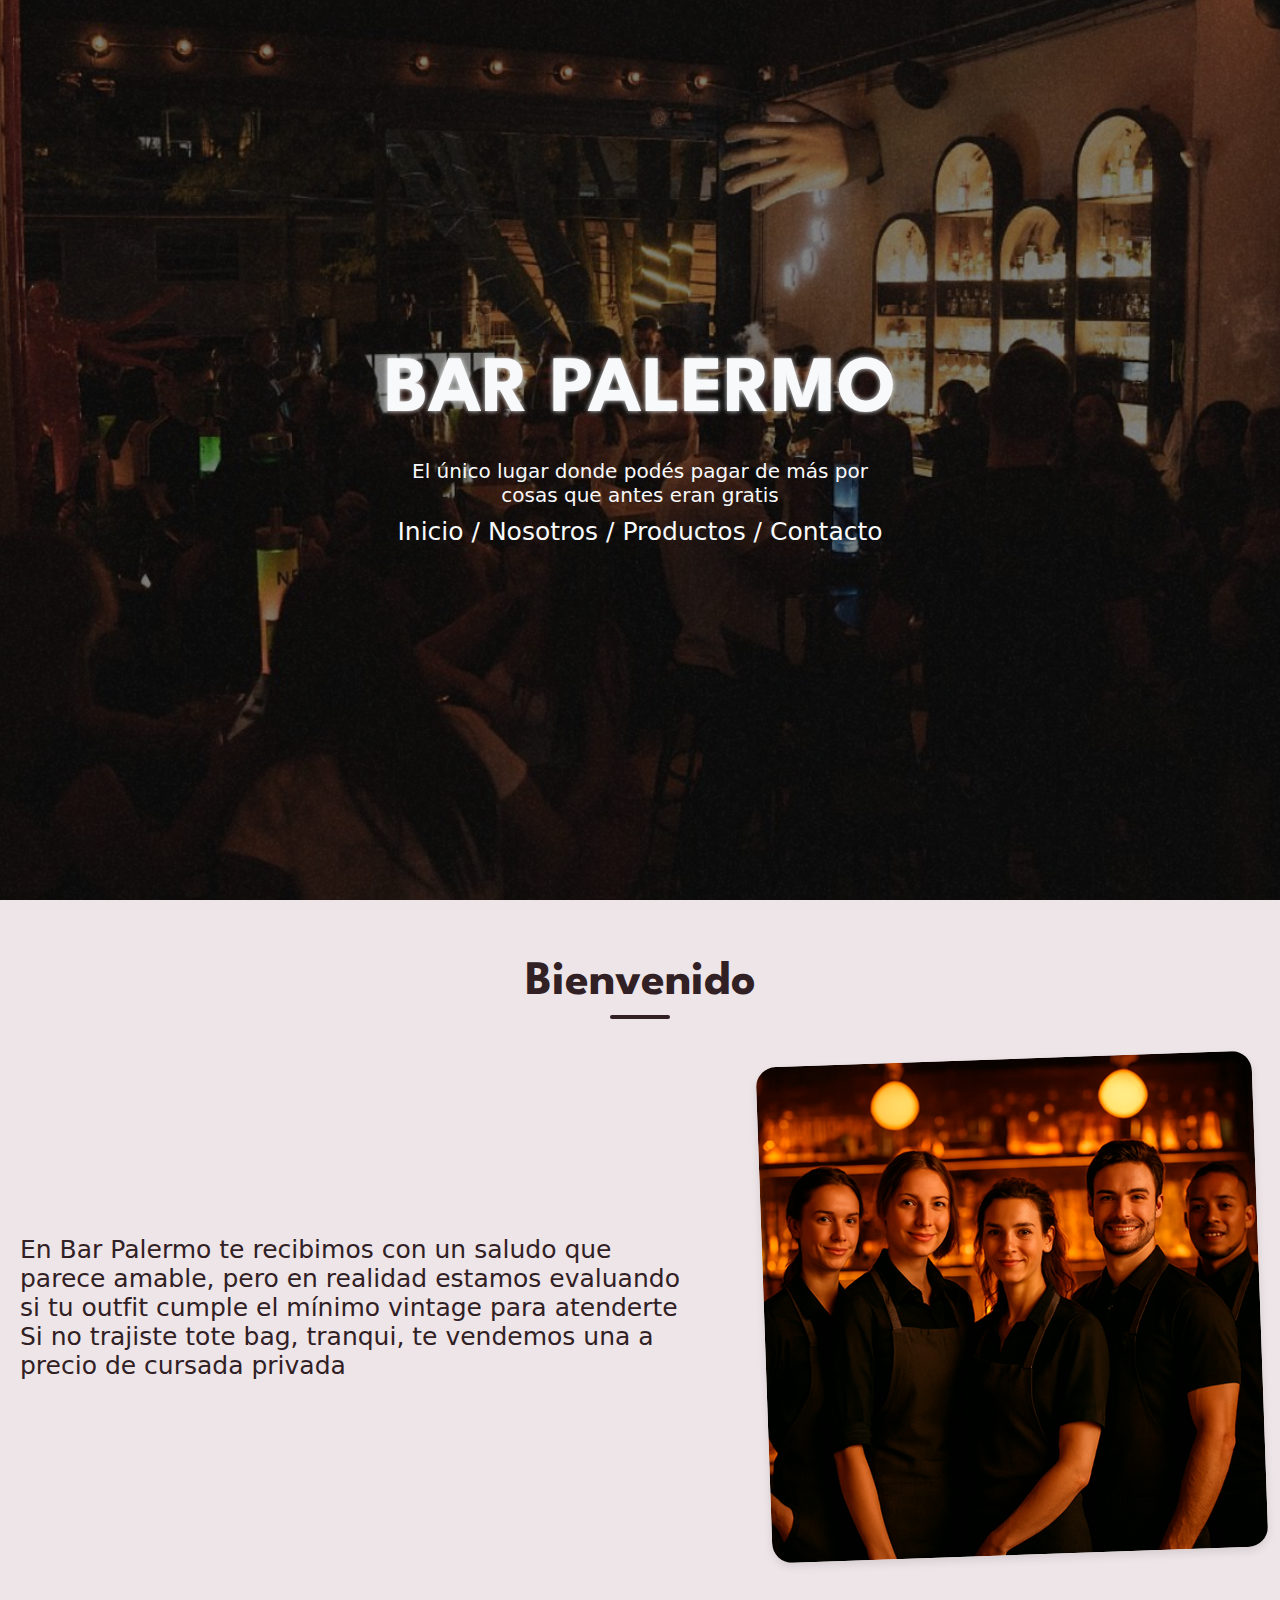
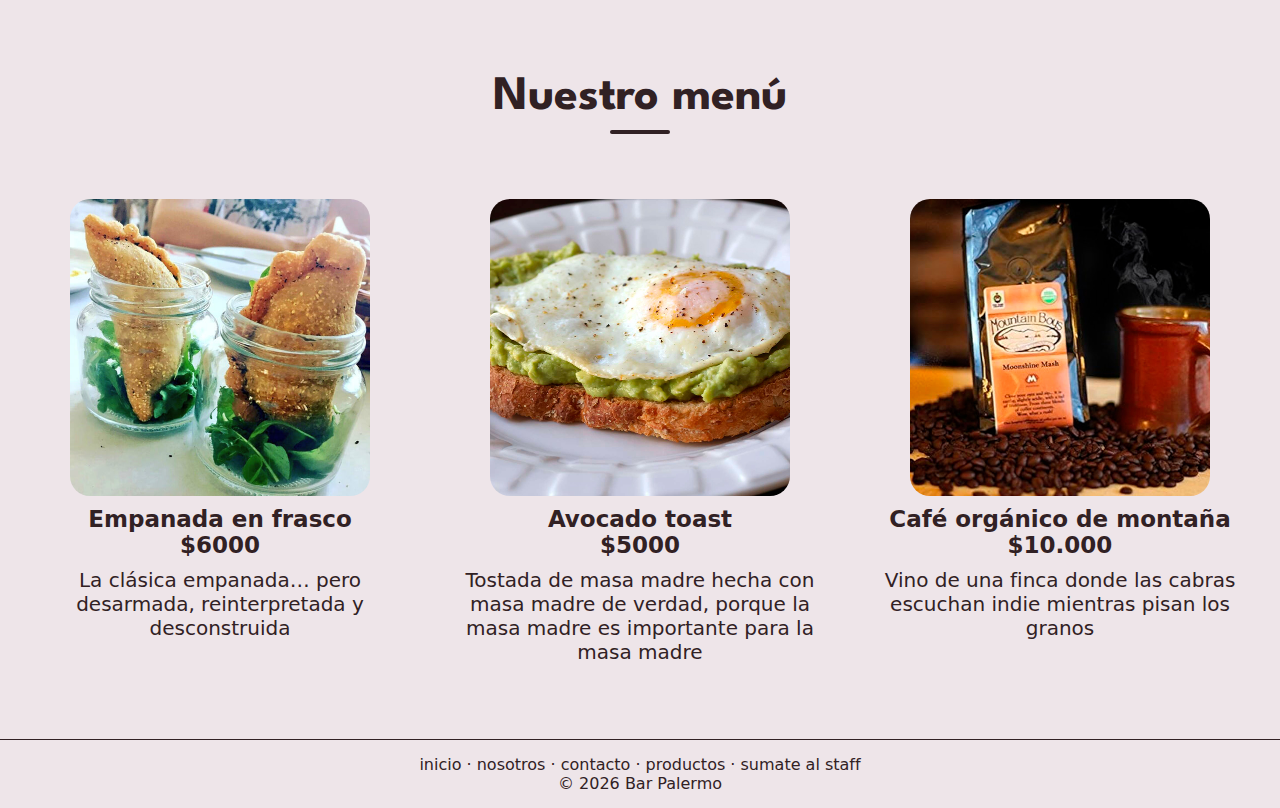
<file: index.html>
<!DOCTYPE html>
<html lang="es">

<head>
    <meta charset="UTF-8">
    <meta name="viewport" content="width=device-width, initial-scale=1.0">
    <meta name="robots" content="index, follow">

    <!-- SEO -->
    <title>Bar Palermo | Comida Desconstruida y Café de Especialidad</title>
    <meta name="description"
        content="Vení a Bar Palermo: el único lugar donde la empanada viene en frasco y el café lo pisan cabras indie. La experiencia más vintage y pretenciosa de Buenos Aires.">
    <meta name="keywords"
        content="Bar Palermo, café de especialidad, empanada en frasco, masa madre, Palermo Soho, bar vintage Buenos Aires">

    <!-- Open Graph -->
    <meta property="og:title" content="Bar Palermo | El lugar más pretencioso de Palermo">
    <meta property="og:description"
        content="Pagá de más por cosas que antes eran gratis. Empanadas en frasco y café orgánico.">
    <meta property="og:image" content="https://bar-palermo.com/img/portada_inicio.jpg">
    <meta property="og:url" content="https://bar-palermo.com">
    <meta property="og:type" content="website">

    <!-- Favicon -->
    <link rel="icon" href="favicon.ico">

    <!-- CSS -->
    <link rel="stylesheet" href="./css/styles.css">

    <!-- Fuentes -->
    <link rel="preconnect" href="https://fonts.googleapis.com">
    <link rel="preconnect" href="https://fonts.gstatic.com" crossorigin>
    <link href="https://fonts.googleapis.com/css2?family=League+Spartan:wght@300;400;700&display=swap" rel="stylesheet">
</head>

<body>

    <!-- Portada -->
    <header class="portada_inicio">
        <h1>BAR PALERMO</h1>
        <p class="subtitulo_portada">El único lugar donde podés pagar de más por cosas que antes eran gratis</p>
        <!-- Menú -->
        <nav id="menu">
            <a href="#">Inicio</a> /
            <a href="./pages/about_us.html">Nosotros</a> /
            <a href="./pages/products.html">Productos</a> /
            <a href="./pages/contact.html">Contacto</a>
        </nav>
    </header>



    <!-- Sección Bienvenido -->
    <section class="seccion_titulos">
        <h2>Bienvenido</h2>
    </section>

    <section class="seccion_bienvenido">
        <div class="div_bienvenido_texto">
            <p>
                En Bar Palermo te recibimos con un saludo que parece amable, pero en realidad
                estamos evaluando si tu outfit cumple el mínimo vintage para atenderte
            </p>
            <p>
                Si no trajiste tote bag, tranqui, te vendemos una a precio de cursada privada
            </p>
        </div>

        <div class="div_bienvenido_img">
            <img src="./img/personas_sonriendo.png" alt="" class="img_bienvenido">
        </div>
    </section>



    <!-- Sección Nuestro Menú -->
    <section class="seccion_titulos">
        <h2>Nuestro menú</h2>
    </section>

    <!-- Menú Comidas -->
    <section class="cards_seccion">
        <div class="cards_div">
            <img src="./img/empanada_menu.jpg" alt="Empanada en frasco" class="cards_img">
            <h3>Empanada en frasco <br> $6000</h3>
            <p class="texto-cards">
                La clásica empanada… pero desarmada, reinterpretada y desconstruida
            </p>
        </div>

        <div class="cards_div">
            <img src="./img/tostado_menu.jpg" alt="Avocado toast" class="cards_img">
            <h3>Avocado toast <br> $5000</h3>
            <p class="texto-cards">
                Tostada de masa madre hecha con masa madre de verdad, porque la masa madre es importante para la masa
                madre
            </p>
        </div>

        <div class="cards_div">
            <img src="./img/cafe_menu.jpg" alt="Café orgánico de montaña" class="cards_img">
            <h3>Café orgánico de montaña <br> $10.000</h3>
            <p class="texto-cards">
                Vino de una finca donde las cabras escuchan indie mientras pisan los granos
            </p>
        </div>
    </section>


    <!-- Footer -->
    <footer>
        <p>
            <a href="#">inicio</a> ·
            <a href="./pages/about_us.html">nosotros</a> ·
            <a href="./pages/contact.html">contacto</a> ·
            <a href="./pages/products.html">productos</a> ·
            <a href="./pages/work_with_us.html">sumate al staff</a>
        </p>
        <p>© 2026 Bar Palermo</p>
    </footer>

</body>

</html>
</file>
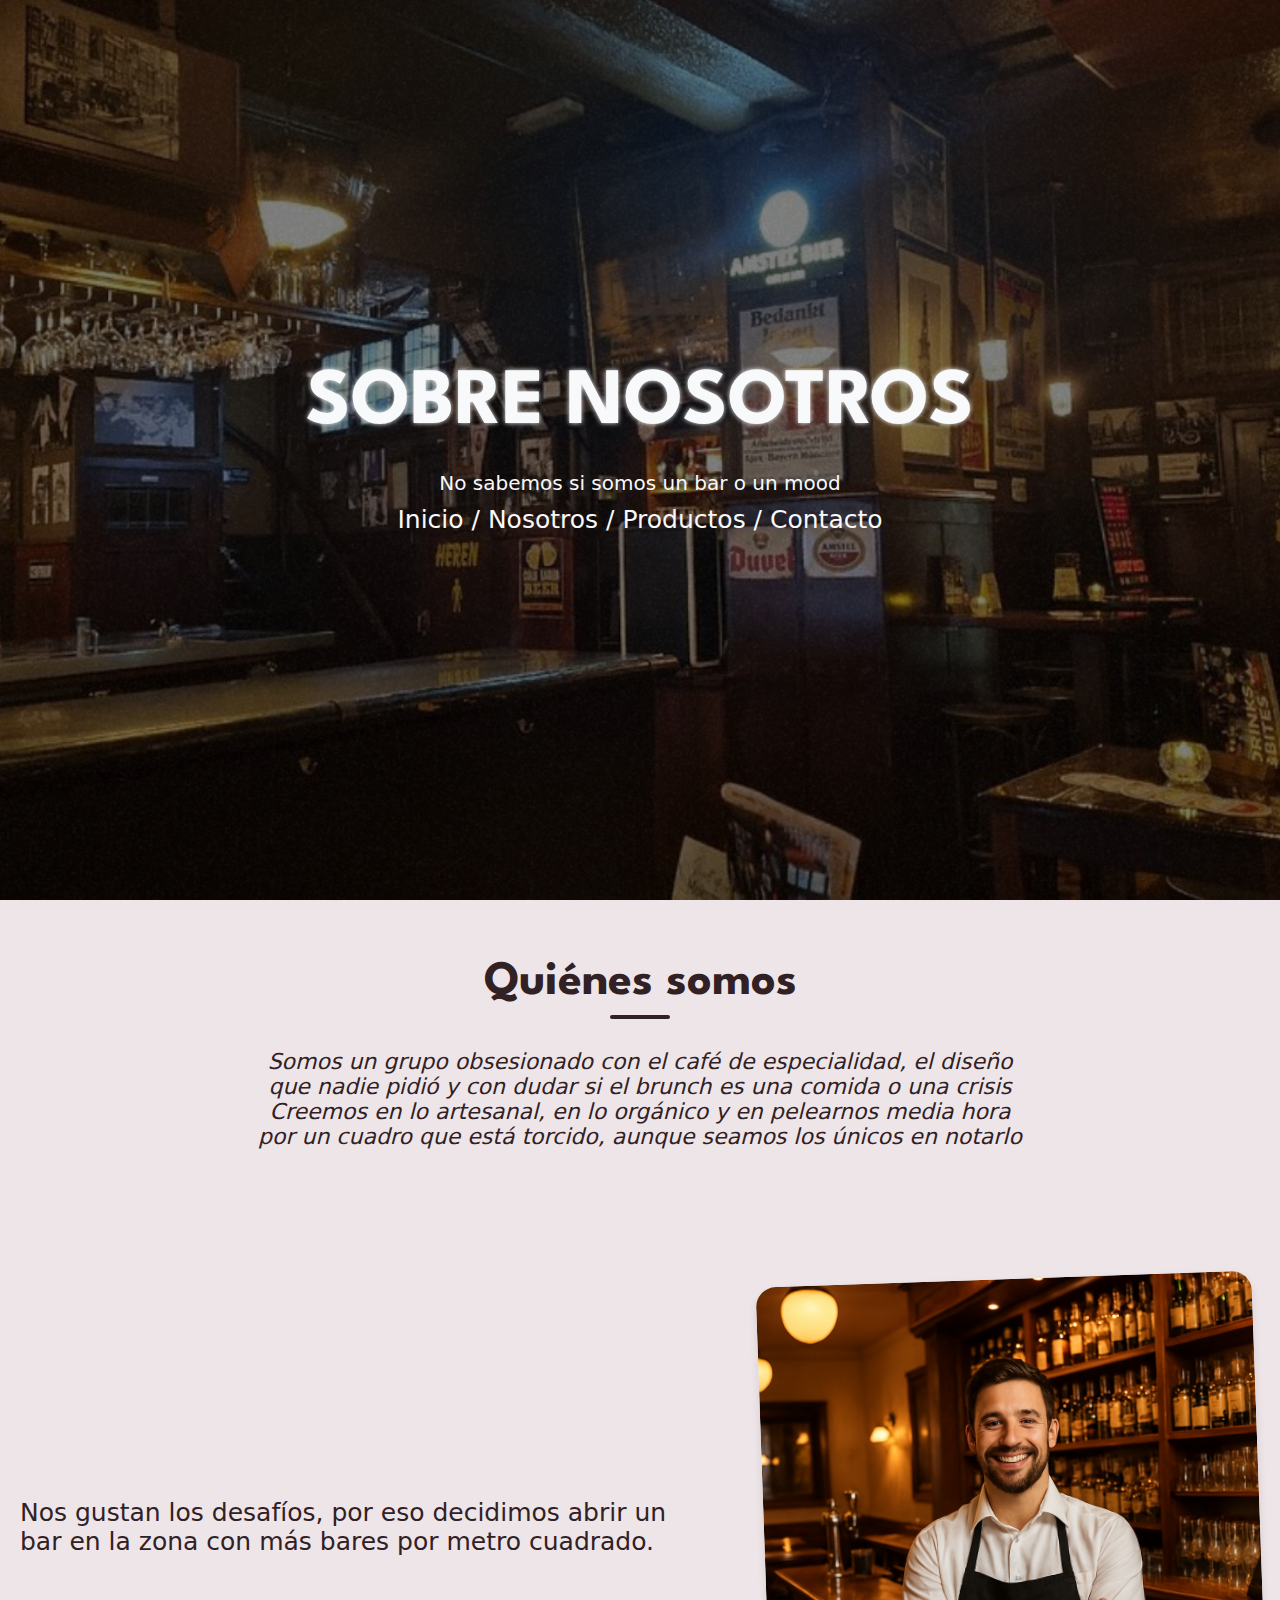
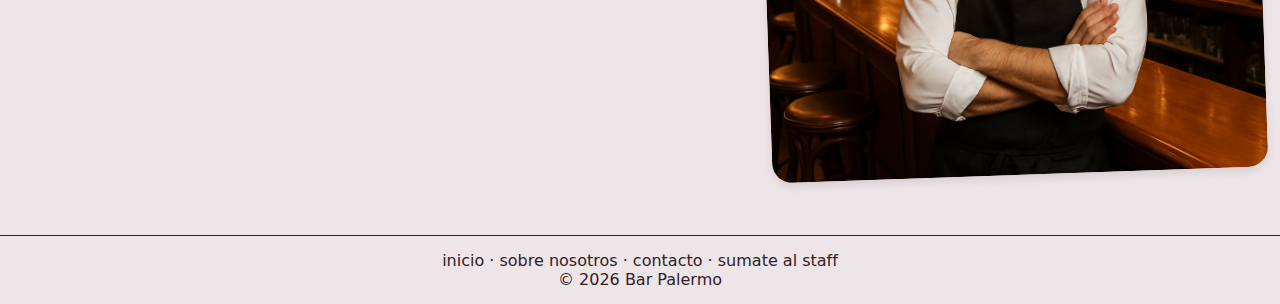
<file: pages/about_us.html>
<!DOCTYPE html>
<html lang="es">

<head>
    <meta charset="UTF-8">
    <meta name="viewport" content="width=device-width, initial-scale=1.0">
    <meta name="robots" content="index, follow">

    <!-- SEO -->
    <title>Sobre Nosotros | Bar Palermo</title>
    <meta name="description" content="Conocé al grupo obsesionado con el café de especialidad y el diseño que nadie pidió. No sabemos si somos un bar o un mood, pero el brunch es excelente.">
    <meta name="keywords" content="quiénes somos Bar Palermo, staff, café de especialidad, brunch Buenos Aires, bar indie">

    <!-- Open Graph -->
    <meta property="og:title" content="Sobre Nosotros | Bar Palermo">
    <meta property="og:description" content="No sabemos si somos un bar o un mood. Vení a conocer nuestra crisis existencial con café orgánico.">
    <meta property="og:image" content="https://bar-palermo.com/img/persona-bar.png">
    <meta property="og:url" content="https://bar-palermo.com/pages/about_us.html">
    <meta property="og:type" content="website">

    <!-- Favicon -->
    <link rel="icon" href="../favicon.ico">

    <!-- CSS -->
    <link rel="stylesheet" href="../css/styles.css">

    <!-- Fuentes -->
    <link rel="preconnect" href="https://fonts.googleapis.com">
    <link rel="preconnect" href="https://fonts.gstatic.com" crossorigin>
    <link href="https://fonts.googleapis.com/css2?family=League+Spartan:wght@300;400;700&display=swap" rel="stylesheet">
</head>

<body>

    <!-- Portada -->
    <header class="portada_nosotros">
        <h1>SOBRE NOSOTROS</h1>
        <p class="subtitulo_portada">No sabemos si somos un bar o un mood</p>
        <!-- Menú -->
        <nav id="menu">
            <a href="../index.html">Inicio</a> /
            <a href="#">Nosotros</a> /
            <a href="../pages/products.html">Productos</a> /
            <a href="../pages/contact.html">Contacto</a>
        </nav>
    </header>

    <!-- Sección Quiénes somos -->
        <section>
                    <h2>Quiénes somos</h2>
        <p class="texto_nosotros"> Somos un grupo obsesionado con el café de especialidad, el diseño que nadie pidió y con dudar si el brunch 
            es una comida o una crisis <br>
Creemos en lo artesanal, en lo orgánico y en pelearnos media hora por un cuadro que está torcido, aunque seamos los únicos en notarlo
        </p>
    </section>

    <section class="seccion_bienvenido">
        <div class="div_bienvenido_texto">
            <p>
                Nos gustan los desafíos, por eso decidimos abrir un bar en la zona con más bares por metro cuadrado.
            </p>
        </div>

        <div class="div_bienvenido_img">
            <img src="../img/persona-bar.png" alt="bar" class="img_bienvenido">
        </div>
    </section>


    <!-- Footer -->
    <footer>
        <p>
            <a href="../index.html">inicio</a> ·
            <a href="#">sobre nosotros</a> ·
            <a href="../pages/contact.html">contacto</a> ·
            <a href="../pages/work_with_us.html">sumate al staff</a>

        </p>
        <p>© 2026 Bar Palermo</p>
    </footer>

</body>

</html>
</file>
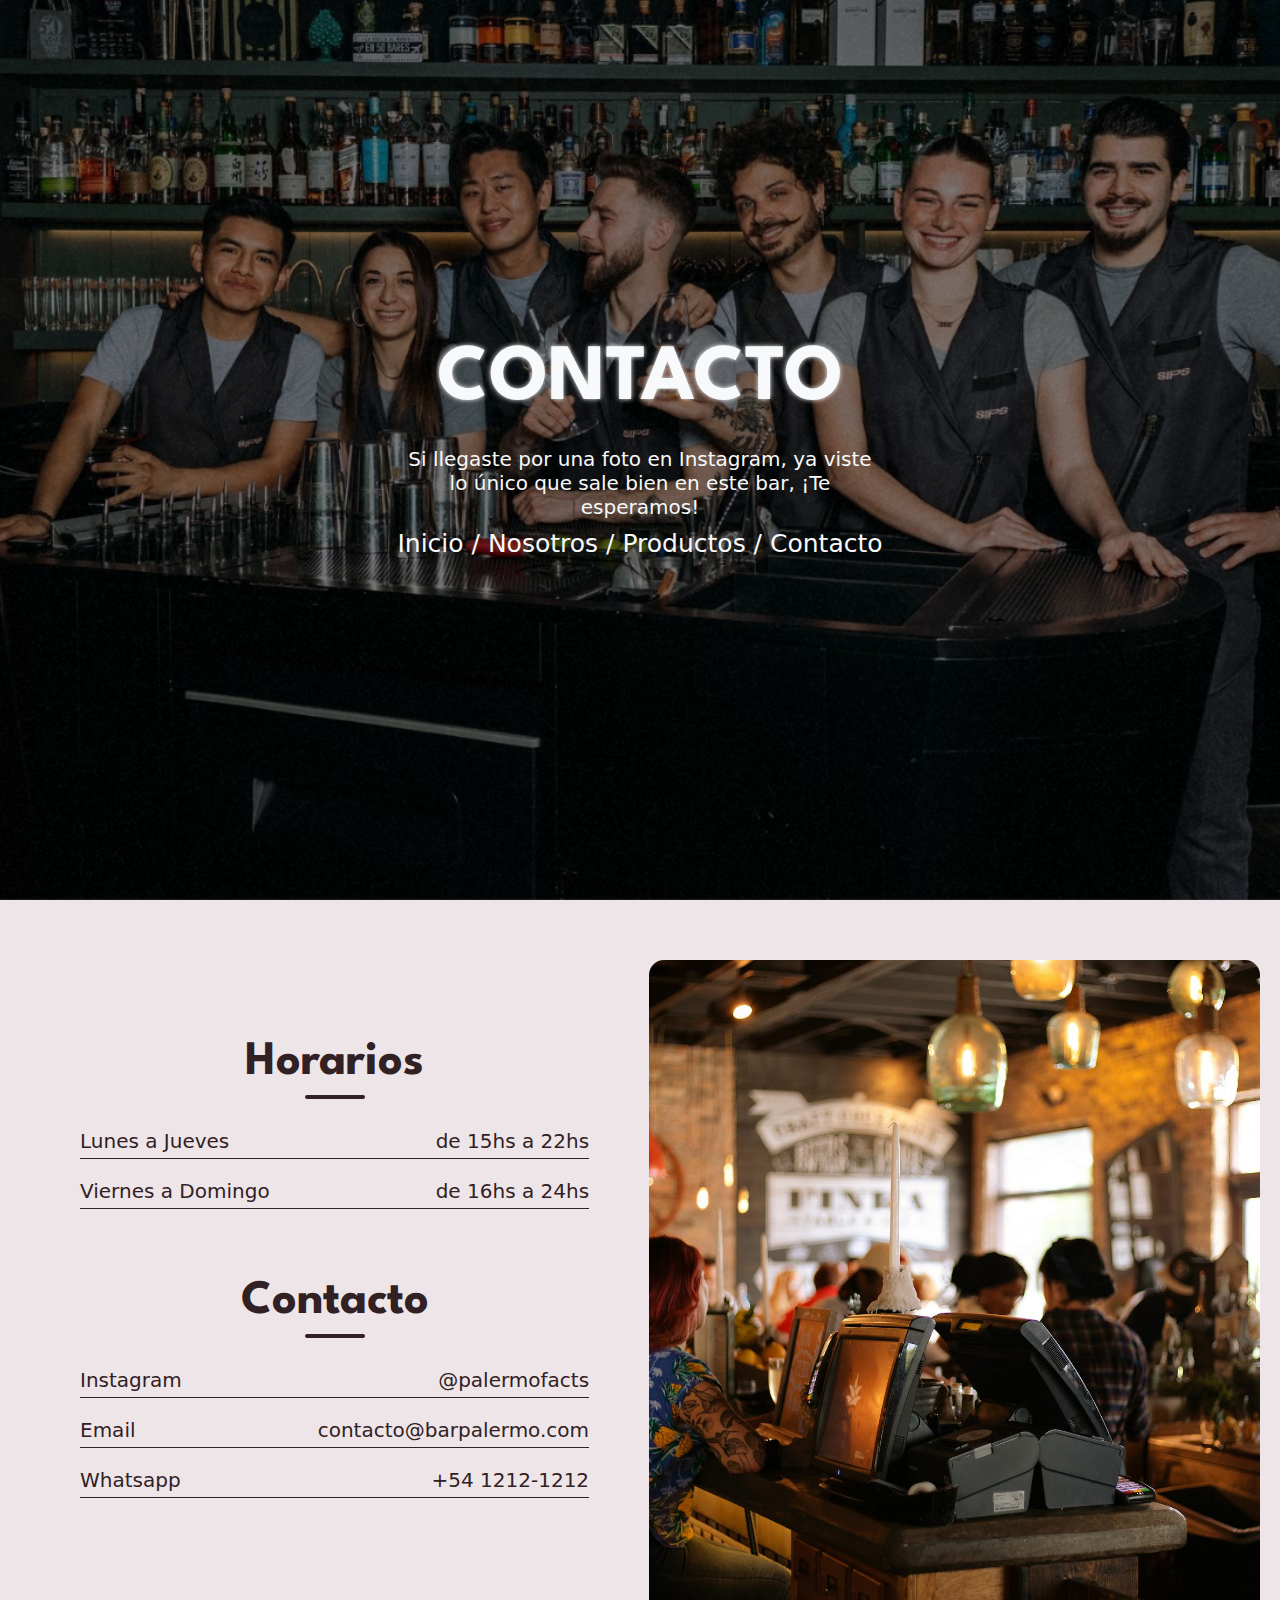
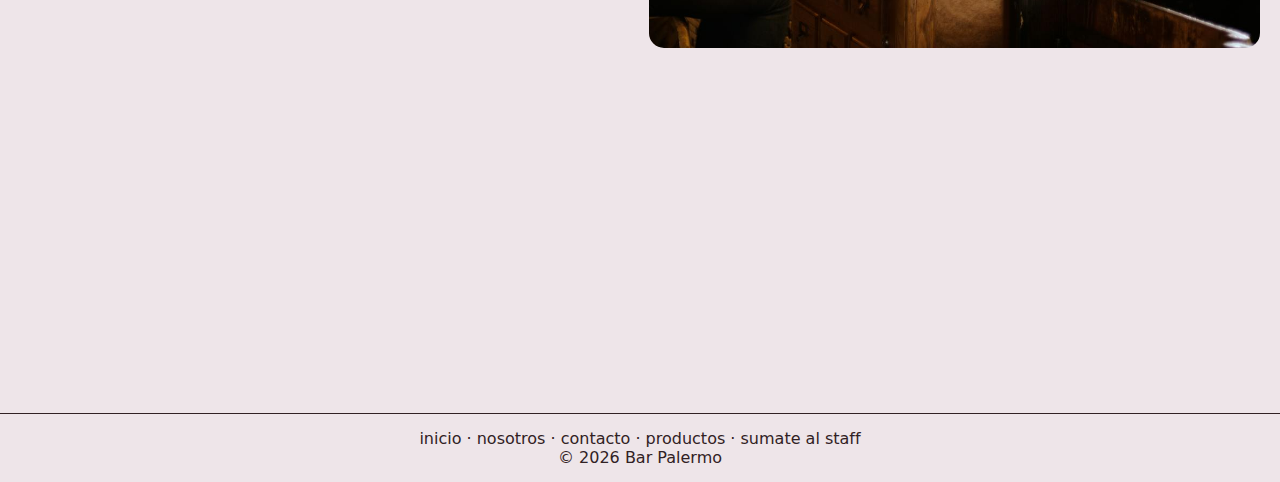
<file: pages/contact.html>
<!DOCTYPE html>
<html lang="es">

<head>
    <meta charset="UTF-8">
    <meta name="viewport" content="width=device-width, initial-scale=1.0">
    <meta name="robots" content="index, follow">

    <!-- SEO -->
    <title>Contacto | Bar Palermo</title>
    <meta name="description"
        content="¿Querés quejarte o visitarnos? Consultá nuestros horarios de 15hs a 22hs. Estamos en Palermo, el lugar con más bar por metro cuadrado.">
    <meta name="keywords"
        content="contacto bar palermo, horarios bar palermo, instagram bar palermo, donde queda bar palermo">

    <!-- Open Graph -->
    <meta property="og:title" content="Contacto | Bar Palermo">
    <meta property="og:description"
        content="Si llegaste por una foto en Instagram, ya viste lo único que sale bien en este bar. ¡Vení a visitarnos!">
    <meta property="og:image" content="https://bar-palermo.com/img/bar-dentro.jpg">
    <meta property="og:url" content="https://bar-palermo.com/pages/contact.html">
    <meta property="og:type" content="website">

    <!-- Favicon -->
    <link rel="icon" href="../favicon.ico">

    <!-- CSS -->
    <link rel="stylesheet" href="../css/styles.css">

    <!-- Fuentes -->
    <link rel="preconnect" href="https://fonts.googleapis.com">
    <link rel="preconnect" href="https://fonts.gstatic.com" crossorigin>
    <link href="https://fonts.googleapis.com/css2?family=League+Spartan:wght@300;400;700&display=swap" rel="stylesheet">
</head>

<body>

    <!-- Portada -->
    <header class="portada_contacto">
        <h1>CONTACTO</h1>
        <p class="subtitulo_portada">Si llegaste por una foto en Instagram, ya viste lo único que sale bien en este bar,
            ¡Te esperamos!</p>
        <!-- Menú -->
        <nav id="menu">
            <a href="../index.html">Inicio</a> /
            <a href="../pages/about_us.html">Nosotros</a> /
            <a href="../pages/products.html">Productos</a> /
            <a href="#">Contacto</a>
        </nav>
    </header>

    <!-- Sección de información -->
    <section class="contenedor-palermo">
        <div class="columna-contenido">
            <div class="seccion-texto">
                <h2>Horarios</h2>
                <div class="item-linea">
                    <p><span>Lunes a Jueves</span> <span>de 15hs a 22hs</span></p>
                    <hr>
                </div>
                <div class="item-linea">
                    <p><span>Viernes a Domingo</span> <span>de 16hs a 24hs</span></p>
                    <hr>
                </div>
            </div>

            <div class="seccion-texto">
                <h2>Contacto</h2>
                <div class="item-linea">
                    <p><span>Instagram</span> <span><a href="https://github.com/Aleberlay/bar-palermo#"
                                target="_blank">@palermofacts</a></span></p>
                    <hr>
                </div>
                <div class="item-linea">
                    <p><span>Email</span> <span>contacto@barpalermo.com</span></p>
                    <hr>
                </div>
                <div class="item-linea">
                    <p><span>Whatsapp</span> <span><a href="https://github.com/Aleberlay/bar-palermo#"
                                target="_blank">+54 1212-1212</a></span></p>
                    <hr>
                </div>
            </div>
        </div>

        <div class="columna-imagen">
            <img class="img-contacto" src="../img/bar-dentro.jpg" alt="Bar Palermo">
        </div>
    </section>

    <!-- Mapa -->
    <section class="mapa_contacto">
        <div>
            <iframe
                src="https://www.google.com/maps/embed?pb=!1m18!1m12!1m3!1d3284.5209706385!2d-58.42595802341257!3d-34.59101185682189!2m3!1f0!2f0!3f0!3m2!1i1024!2i768!4f13.1!3m3!1m2!1s0x95bcca860473cf45%3A0xc682915835da07c!2sPalermo%2C%20Cdad.%20Aut%C3%B3noma%20de%20Buenos%20Aires!5e0!3m2!1ses-419!2sar!4v1700000000000!5m2!1ses-419!2sar"
                width="100%" height="300" style="border:0; border-radius: 10px;" allowfullscreen="" loading="lazy"
                referrerpolicy="no-referrer-when-downgrade">
            </iframe>
        </div>
    </section>

    <!-- Footer -->
    <footer>
        <p>
            <a href="../index.html">inicio</a> ·
            <a href="../pages/about_us.html">nosotros</a> ·
            <a href="#">contacto</a> ·
            <a href="../pages/products.html">productos</a> ·
            <a href="../pages/work_with_us.html">sumate al staff</a>
        </p>
        <p>© 2026 Bar Palermo</p>
    </footer>

</body>

</html>
</file>
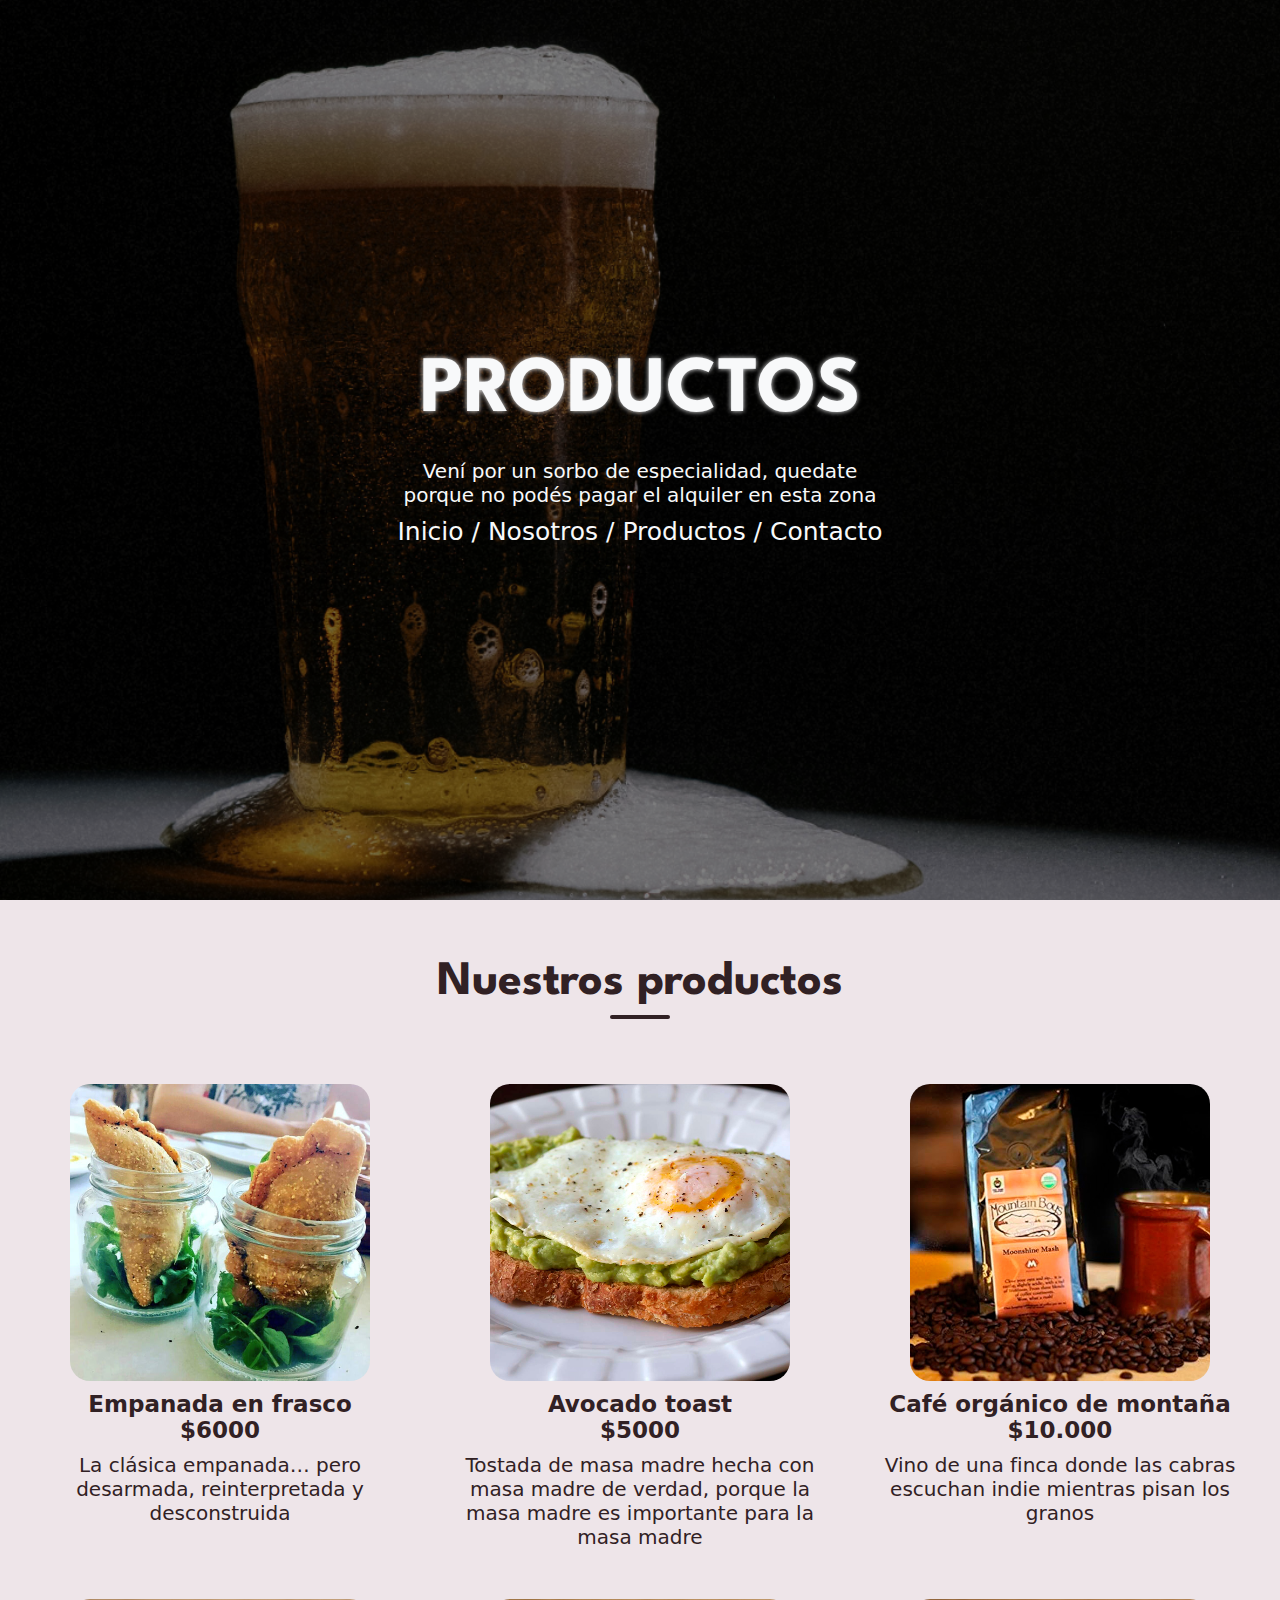
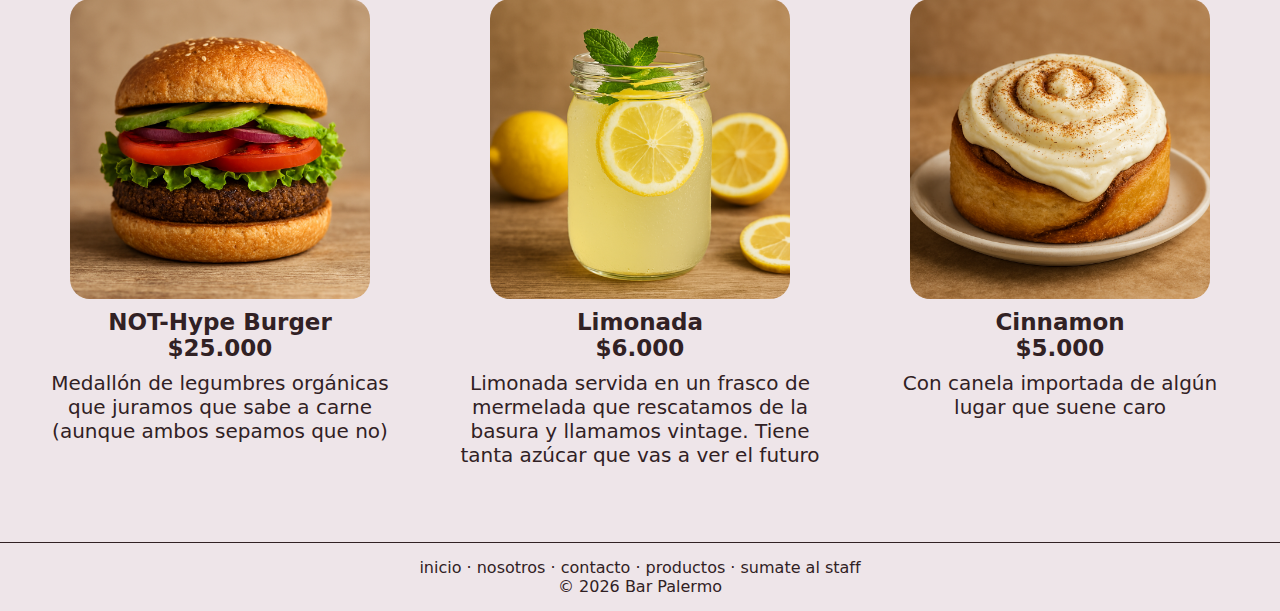
<file: pages/products.html>
<!DOCTYPE html>
<html lang="es">

<head>
    <meta charset="UTF-8">
    <meta name="viewport" content="width=device-width, initial-scale=1.0">
    <meta name="robots" content="index, follow">

    <!-- SEO -->
    <title>Productos | Bar Palermo</title>
    <meta name="description"
        content="Nuestros productos: Empanada en frasco, Avocado Toast de masa madre y café orgánico de montaña. Vení por un sorbo de especialidad a Palermo.">
    <meta name="keywords" content="empanada en frasco, avocado toast, cafe de especialidad, palermo, menu bar palermo">

    <!-- Open Graph -->
    <meta property="og:title" content="Productos | Bar Palermo">
    <meta property="og:description"
        content="Vení por un sorbo de especialidad, quedate porque no podés pagar el alquiler en esta zona.">
    <meta property="og:image" content="https://bar-palermo.com/img/empanada_menu.jpg">
    <meta property="og:url" content="https://bar-palermo.com/pages/products.html">
    <meta property="og:type" content="website">

    <!-- Favicon -->
    <link rel="icon" href="../favicon.ico">

    <!-- CSS -->
    <link rel="stylesheet" href="../css/styles.css">

    <!-- Fuentes -->
    <link rel="preconnect" href="https://fonts.googleapis.com">
    <link rel="preconnect" href="https://fonts.gstatic.com" crossorigin>
    <link href="https://fonts.googleapis.com/css2?family=League+Spartan:wght@300;400;700&display=swap" rel="stylesheet">
</head>

<body>

    <!-- Portada -->
    <header class="portada_productos">
        <h1>PRODUCTOS</h1>
        <p class="subtitulo_portada">Vení por un sorbo de especialidad, quedate porque no podés pagar el alquiler en
            esta zona</p>
        <!-- Menú -->
        <nav id="menu">
            <a href="../">Inicio</a> /
            <a href="../pages/about_us.html">Nosotros</a> /
            <a href="#">Productos</a> /
            <a href="../pages/contact.html">Contacto</a>
        </nav>
    </header>



    <!-- Sección Nuestro Menú -->
    <section class="seccion_titulos">
        <h2>Nuestros productos</h2>
    </section>

    <!-- Menú Comidas -->
    <section class="cards_seccion">
        <div class="cards_div">
            <img src="../img/empanada_menu.jpg" alt="Empanada en frasco" class="cards_img">
            <h3>Empanada en frasco <br> $6000</h3>
            <p class="texto-cards">
                La clásica empanada… pero desarmada, reinterpretada y desconstruida
            </p>
        </div>

        <div class="cards_div">
            <img src="../img/tostado_menu.jpg" alt="Avocado toast" class="cards_img">
            <h3>Avocado toast <br> $5000</h3>
            <p class="texto-cards">
                Tostada de masa madre hecha con masa madre de verdad, porque la masa madre es importante para la masa
                madre
            </p>
        </div>

        <div class="cards_div">
            <img src="../img/cafe_menu.jpg" alt="Café orgánico de montaña" class="cards_img">
            <h3>Café orgánico de montaña <br> $10.000</h3>
            <p class="texto_cards">
                Vino de una finca donde las cabras escuchan indie mientras pisan los granos
            </p>
        </div>

        <div class="cards_div">
            <img src="../img/hamburguesa.png" alt="NOT-Hype Burger" class="cards_img">
            <h3>NOT-Hype Burger <br> $25.000</h3>
            <p class="texto_cards">
                Medallón de legumbres orgánicas que juramos que sabe a carne (aunque ambos sepamos que no)
        </div>

        <div class="cards_div">
            <img src="../img/limonada.png" alt="limonada" class="cards_img">
            <h3>Limonada <br> $6.000</h3>
            <p class="texto_cards">
                Limonada servida en un frasco de mermelada que rescatamos de la basura y llamamos vintage. Tiene tanta
                azúcar que vas a ver el futuro
        </div>

        <div class="cards_div">
            <img src="../img/cinnamon.png" alt="Cinnamon" class="cards_img">
            <h3>Cinnamon <br> $5.000</h3>
            <p class="texto_cards">
                Con canela importada de algún lugar que suene caro
        </div>
    </section>


    <!-- Footer -->
    <footer>
        <p>
            <a href="#">inicio</a> ·
            <a href="../pages/about_us.html">nosotros</a> ·
            <a href="../pages/contact.html">contacto</a> ·
            <a href="../pages/products.html">productos</a> ·
            <a href="../pages/work_with_us.html">sumate al staff</a>
        </p>
        <p>© 2026 Bar Palermo</p>
    </footer>

</body>

</html>
</file>
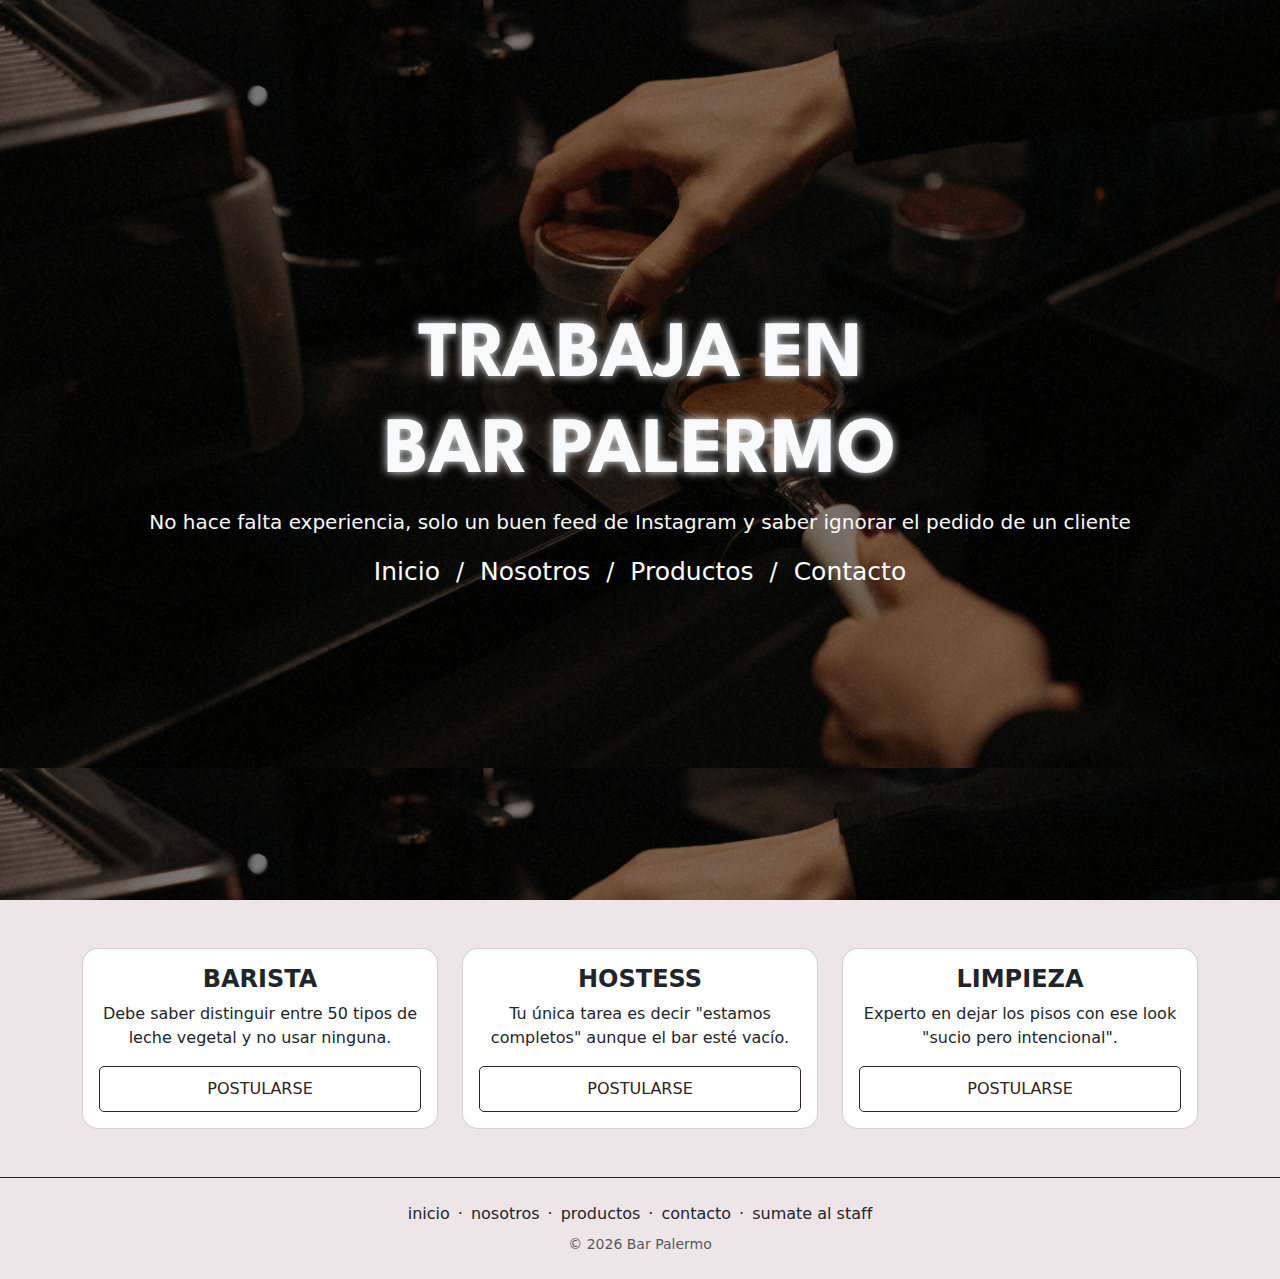
<file: pages/work_with_us.html>
<!DOCTYPE html>
<html lang="es">

<head>
    <meta charset="UTF-8">
    <meta name="viewport" content="width=device-width, initial-scale=1.0">
    <meta name="robots" content="index, follow">

    <!-- SEO -->
    <title>Trabajá con nosotros | Bar Palermo</title>
    <meta name="description"
        content="¿Querés ser parte del staff más pretencioso de Palermo? Buscamos baristas, hostess y personal de limpieza. No hace falta experiencia, solo actitud.">
    <meta name="keywords"
        content="empleo bar palermo, trabajar en palermo, busqueda laboral barista, trabajo hostess buenos aires">

    <!-- Open Graph -->
    <meta property="og:title" content="Trabajá en Bar Palermo | Sumate al Staff">
    <meta property="og:description"
        content="No hace falta experiencia, solo un buen feed de Instagram y saber ignorar el pedido de un cliente. ¡Postulate!">
    <meta property="og:image" content="https://bar-palermo.com/img/portada-trabaja.png">
    <meta property="og:url" content="https://bar-palermo.com/pages/work_with_us.html">
    <meta property="og:type" content="website">

    <!-- Favicon -->
    <link rel="icon" href="../favicon.ico">

    <!-- CSS Bootstrap -->
    <link href="https://cdn.jsdelivr.net/npm/bootstrap@5.3.0/dist/css/bootstrap.min.css" rel="stylesheet">

    <!-- Fuentes -->
    <link rel="preconnect" href="https://fonts.googleapis.com">
    <link rel="preconnect" href="https://fonts.gstatic.com" crossorigin>
    <link href="https://fonts.googleapis.com/css2?family=League+Spartan:wght@300;400;700&display=swap" rel="stylesheet">


    <style>
        /* Estilo Body */
        body {
            font-family: system-ui, -apple-system, BlinkMacSystemFont, 'Segoe UI', Roboto, Oxygen, Ubuntu, Cantarell, 'Open Sans', 'Helvetica Neue', sans-serif;
            background-color: #eee5e9;
            color: #312124 !important;
        }

        /* Estilo portada */
        h1 {
            font-family: "League Spartan", sans-serif;
            font-weight: 700;
            font-size: 80px;
            text-shadow: 0 0 10px #f8f9fa;
            margin-bottom: -10px;
        }

        .subtitulo_portada {
            text-align: center;
            font-size: 20px;
            font-weight: 500;
            color: #f8f9fa;
        }

        .portada_trabaja {
            height: 100vh;
            display: flex;
            flex-direction: column;
            justify-content: center;
            align-items: center;
            text-align: center;
            background-color: #312124;
            color: #f8f9fa;
            background-image: url(../img/portada-trabaja.png);

        }

        #menu a {
            color: inherit;
            text-decoration: none;
            font-size: 25px;
        }

        #menu a:hover {
            text-shadow: 0 0 10px rgba(255, 255, 255, 0.7);
        }


        /* Estilo botones */
        .btn-palermo {
            background-color: transparent;
            color: #312124;
            border: 1px solid #312124;
            border-radius: 5px;
            padding: 10px 20px;
            text-decoration: none;
            display: inline-block;
            transition: all 0.3s ease-in-out !important;
        }

        /* Botones hover*/
        .btn-palermo:hover {
            background-color: #312124;
            color: #eee5e9;
            border-color: #312124;
            text-decoration: none;
        }
    </style>
</head>

<body>

    <!-- Portada -->
    <header class="portada_trabaja d-flex flex-column justify-content-center align-items-center text-center p-3">

        <h1 class="display-1 fw-bold text-uppercase" style="text-shadow: 0 0 10px #f8f9fa;">
            TRABAJA EN <span class="d-none d-md-inline"><br></span> BAR PALERMO
        </h1>

        <p class="subtitulo_portada fs-5 my-3">
            No hace falta experiencia, solo un buen feed de Instagram y saber ignorar el pedido de un cliente
        </p>

        <nav id="menu" class="d-flex flex-column flex-md-row align-items-center gap-2 gap-md-3 fs-4">
            <a href="../index.html" class="text-white text-decoration-none">Inicio</a>
            <span class="d-none d-md-inline">/</span>
            <a href="../pages/about_us.html" class="text-white text-decoration-none">Nosotros</a>
            <span class="d-none d-md-inline">/</span>
            <a href="../pages/products.html" class="text-white text-decoration-none">Productos</a>
            <span class="d-none d-md-inline">/</span>
            <a href="../pages/contact.html" class="text-white text-decoration-none">Contacto</a>
        </nav>
    </header>

    <main class="container my-5">
        <div class="row g-4">
            <div class="col-12 col-md-4">
                <div class="card rounded-4 h-100 text-center bg-white border-marron">
                    <div class="card-body d-flex flex-column">
                        <h2 class="h4 fw-bold">BARISTA</h2>
                        <p class="flex-grow-1">Debe saber distinguir entre 50 tipos de leche vegetal y no usar ninguna.
                        </p>
                        <a href="#" class="btn-palermo w-100 text-decoration-none">
                            POSTULARSE
                        </a>
                    </div>
                </div>
            </div>

            <div class="col-12 col-md-4">
                <div class="card rounded-4 h-100 text-center bg-white border-marron">
                    <div class="card-body d-flex flex-column">
                        <h2 class="h4 fw-bold">HOSTESS</h2>
                        <p class="flex-grow-1">Tu única tarea es decir "estamos completos" aunque el bar esté vacío.</p>
                        <a href="#" class="btn-palermo w-100 text-decoration-none">
                            POSTULARSE
                        </a>
                    </div>
                </div>
            </div>

            <div class="col-12 col-md-4">
                <div class="card rounded-4 h-100 text-center bg-white border-marron">
                    <div class="card-body d-flex flex-column">
                        <h2 class="h4 fw-bold">LIMPIEZA</h2>
                        <p class="flex-grow-1">Experto en dejar los pisos con ese look "sucio pero intencional".</p>
                        <a href="#" class="btn-palermo w-100 text-decoration-none">
                            POSTULARSE
                        </a>
                    </div>
                </div>
            </div>
        </div>
    </main>

    <!-- Footer -->
    <footer class="text-center border-top border-dark py-4 mt-5">
        <div class="d-flex flex-column flex-md-row justify-content-center align-items-center mb-2">

            <a href="../index.html" class="text-dark text-decoration-none px-2">inicio</a>
            <span class="d-none d-md-inline">·</span> <a href="../pages/about_us.html"
                class="text-dark text-decoration-none px-2">nosotros</a>
            <span class="d-none d-md-inline">·</span>

            <a href="../pages/products.html" class="text-dark text-decoration-none px-2">productos</a>
            <span class="d-none d-md-inline">·</span>

            <a href="../pages/contact.html" class="text-dark text-decoration-none px-2">contacto</a>
            <span class="d-none d-md-inline">·</span>

            <a href="#" class="text-dark text-decoration-none px-2">sumate al staff</a>

        </div>
        <p class="small text-muted mb-0">© 2026 Bar Palermo</p>
    </footer>

</body>

</html>
</file>
<file: css/styles.css>
* {
  margin: 0;
  padding: 0;
  box-sizing: border-box;
}

body {
  font-family: system-ui, -apple-system, BlinkMacSystemFont, "Segoe UI", Roboto, Oxygen, Ubuntu, Cantarell, "Open Sans", "Helvetica Neue", sans-serif;
  background-color: #eee5e9;
  color: #312124;
  font-size: 20px;
}

section {
  padding: 60px 20px;
}

h1,
h2 {
  font-family: "League Spartan", sans-serif;
  font-weight: 700;
}

h3 {
  font-size: 23px;
  font-weight: 600;
  text-align: center;
  padding: 10px;
}

a {
  color: inherit;
  text-decoration: none;
}

@media (max-width: 576px) {
  p {
    font-size: 16px;
  }
}

@media (max-width: 576px) {
  h2 {
    font-size: 50px;
  }
}

.cards_div {
  text-align: center;
  padding: 15px;
  border-radius: 10px;
}

.cards_img {
  width: 300px;
  max-width: 100%;
  display: block;
  margin: 0 auto;
  border-radius: 20px;
}

/* Pag contacto */
.contenedor-palermo {
  display: flex;
  flex-wrap: wrap;
  padding-bottom: 0px;
}
.contenedor-palermo .columna-contenido {
  flex: 1;
  min-width: 350px;
  padding: 80px 60px;
  display: flex;
  flex-direction: column;
  justify-content: center;
}
.contenedor-palermo .columna-contenido .seccion-texto {
  margin-bottom: 50px;
}
.contenedor-palermo .columna-contenido .seccion-texto h2 {
  margin-bottom: 30px;
}
.contenedor-palermo .columna-contenido .seccion-texto .item-linea {
  margin-bottom: 20px;
}
.contenedor-palermo .columna-contenido .seccion-texto .item-linea p {
  display: flex;
  justify-content: space-between;
  margin-bottom: 5px;
  color: #312124;
}
.contenedor-palermo .columna-contenido .seccion-texto .item-linea hr {
  border: 0;
  border-top: 1px solid #312124;
  width: 100%;
}
.contenedor-palermo .columna-imagen {
  flex: 1.2;
  min-width: 350px;
}
.contenedor-palermo .columna-imagen img {
  width: 100%;
  height: 100%;
  object-fit: cover;
  display: block;
}

.mapa_contacto {
  padding-bottom: 0px;
}

header {
  width: 100%;
  height: 100vh;
  background-size: cover;
  background-position: center;
  background-repeat: no-repeat;
  display: flex;
  flex-direction: column;
  justify-content: center;
  align-items: center;
  text-align: center;
  color: #f8f9fa;
  padding: 0 20px;
  margin-bottom: 0;
}

h1 {
  font-size: clamp(40px, 8vw, 80px);
  text-shadow: 0 0 5px #f8f9fa;
  margin-bottom: 20px;
}

h2 {
  font-size: clamp(32px, 5vw, 48px);
  text-align: center;
  position: relative;
}
h2::after {
  content: "";
  display: block;
  width: 60px;
  height: 4px;
  background-color: #312124;
  margin: 10px auto 0;
  border-radius: 2px;
}

.subtitulo_portada {
  text-align: center;
  font-size: 20px;
  font-weight: 500;
  max-width: 500px;
  padding: 10px;
}

#menu {
  font-size: 25px;
  text-align: center;
}
#menu a {
  transition: text-shadow 0.3s ease;
}
#menu a:hover {
  text-shadow: 0 0 10px rgba(255, 255, 255, 0.7);
}

.portada_inicio {
  background-image: url("../img/portada-inicio.png");
}

.portada_nosotros {
  background-image: url("../img/portada-nosotros.png");
}

.portada_contacto {
  background-image: url("../img/portada-contacto.png");
}

.portada_productos {
  background-image: url("../img/portada-productos.png");
}

.seccion_bienvenido {
  display: flex;
  flex-direction: row;
  justify-content: space-between;
  align-items: center;
  margin: 0 auto;
  max-width: 1280px;
  padding-top: 40px;
}
.seccion_bienvenido .div_bienvenido_texto {
  flex: 0 0 55%;
  font-size: 25px;
}
.seccion_bienvenido .div_bienvenido_img {
  flex: 0 0 40%;
  display: flex;
  justify-content: flex-end;
  transform: rotate(-2deg);
}

.img_bienvenido {
  max-width: 100%;
  height: auto;
  border-radius: 20px;
  box-shadow: 0 4px 8px rgba(0, 0, 0, 0.1);
}

.cards_seccion {
  display: grid;
  grid-template-columns: repeat(3, 1fr);
  gap: 20px;
  padding-top: 50px;
}

.texto_nosotros {
  font-size: 22px;
  max-width: 800px;
  text-align: center;
  padding: 10px;
  font-style: italic;
  font-weight: 500;
  margin: 20px auto;
}

.img-contacto {
  border-radius: 15px;
}

footer {
  text-align: center;
  border-top: 1px solid #312124;
  font-size: 16px;
  padding: 15px 0;
}

.seccion_titulos {
  padding-bottom: 0px;
}

@media (max-width: 768px) {
  section {
    padding: 40px 15px;
  }
  .seccion_bienvenido {
    flex-direction: column;
    text-align: center;
  }
  .seccion_bienvenido .div_bienvenido_texto {
    margin-bottom: 30px;
  }
  .seccion_bienvenido .div_bienvenido_img {
    transform: rotate(0deg);
    max-width: 100%;
  }
  .cards_seccion {
    grid-template-columns: 1fr;
  }
  footer p:first-child {
    display: flex;
    flex-direction: column;
    justify-content: center;
    align-items: center;
    line-height: 1.2;
  }
}

/*# sourceMappingURL=styles.css.map */
</file>
